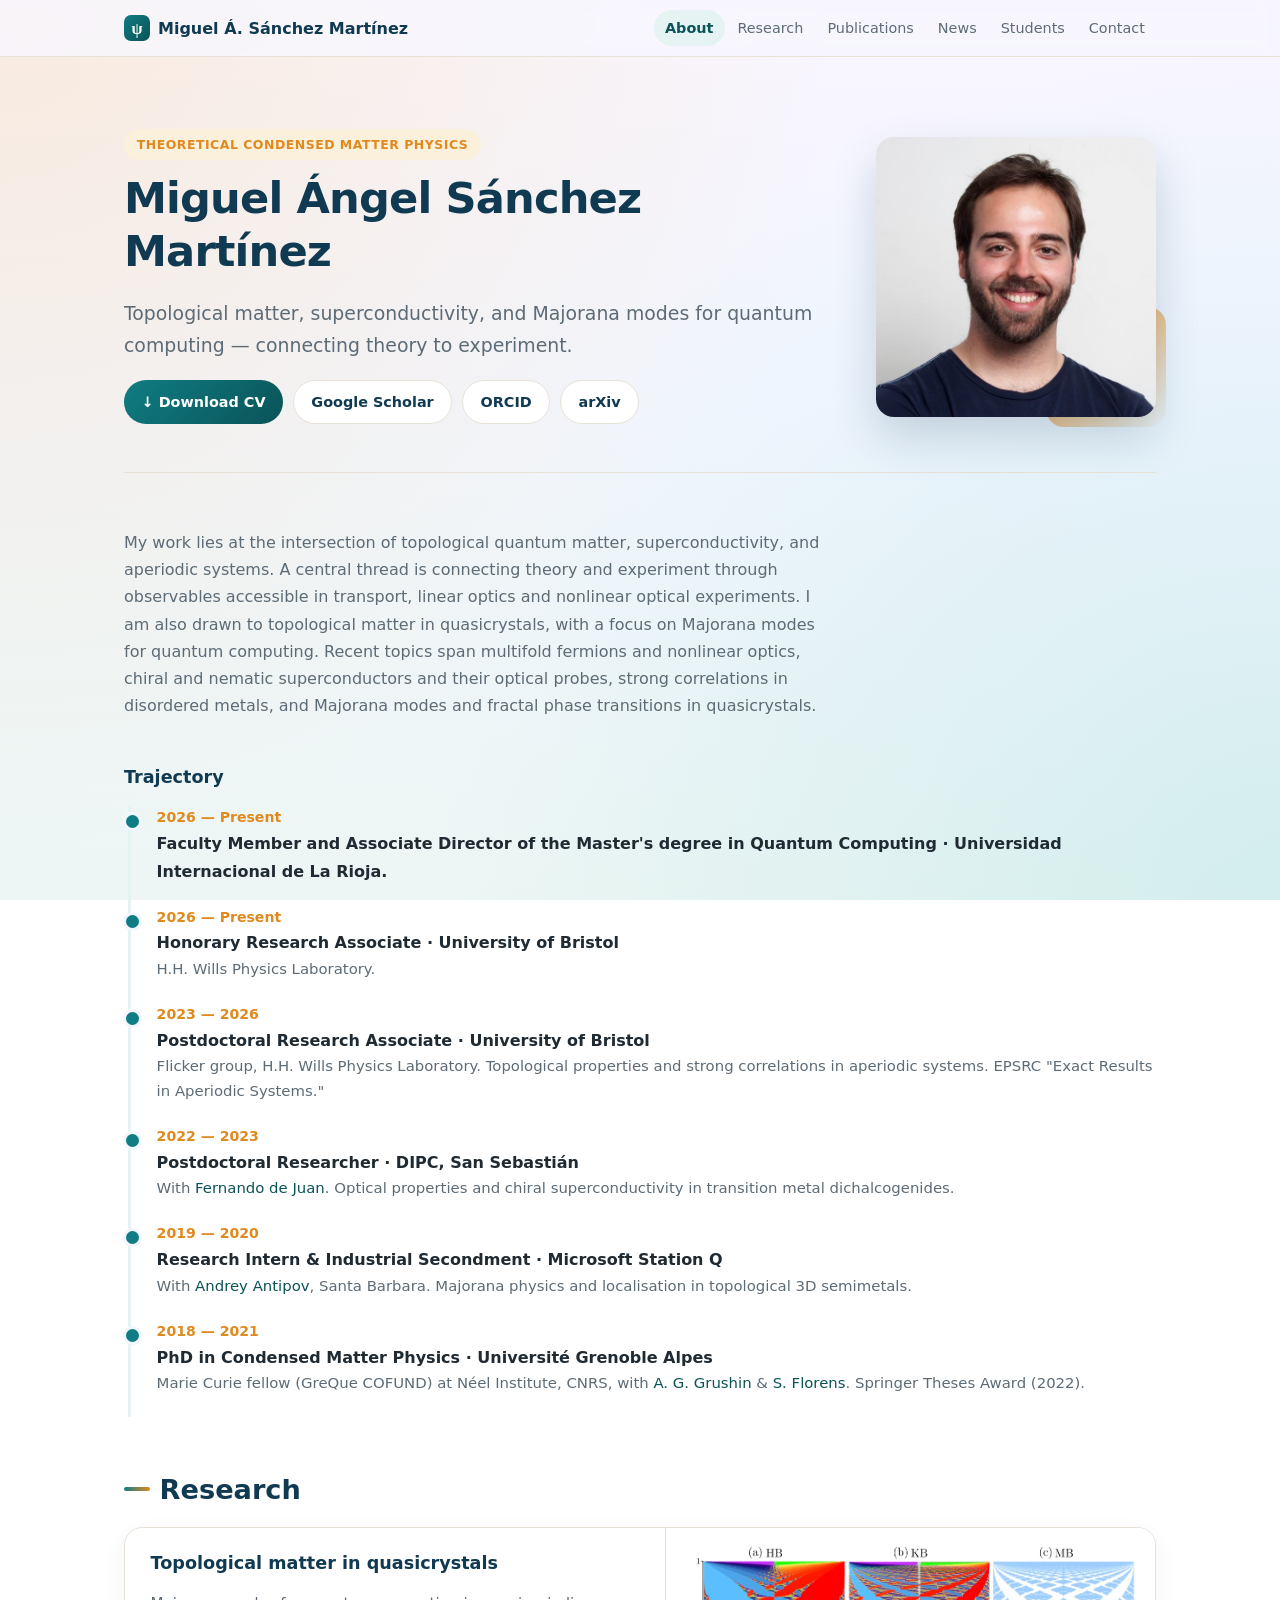
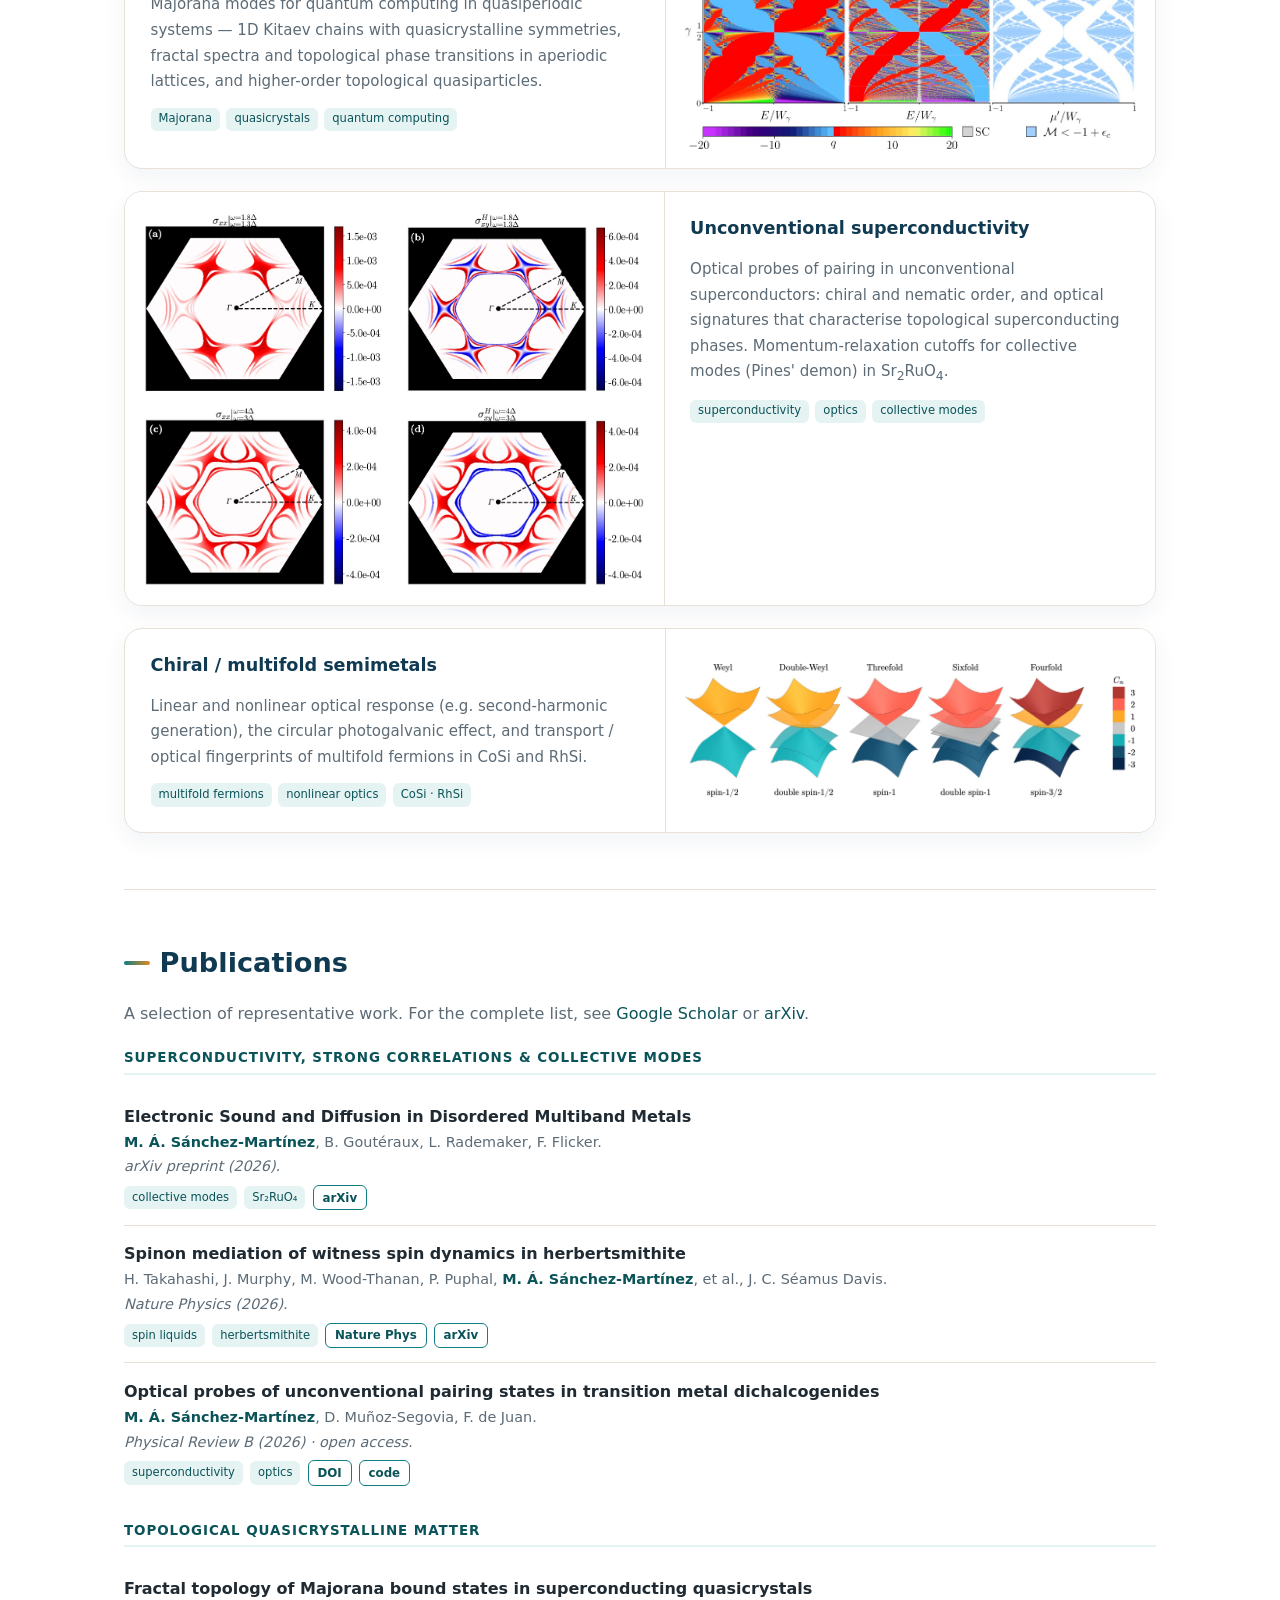
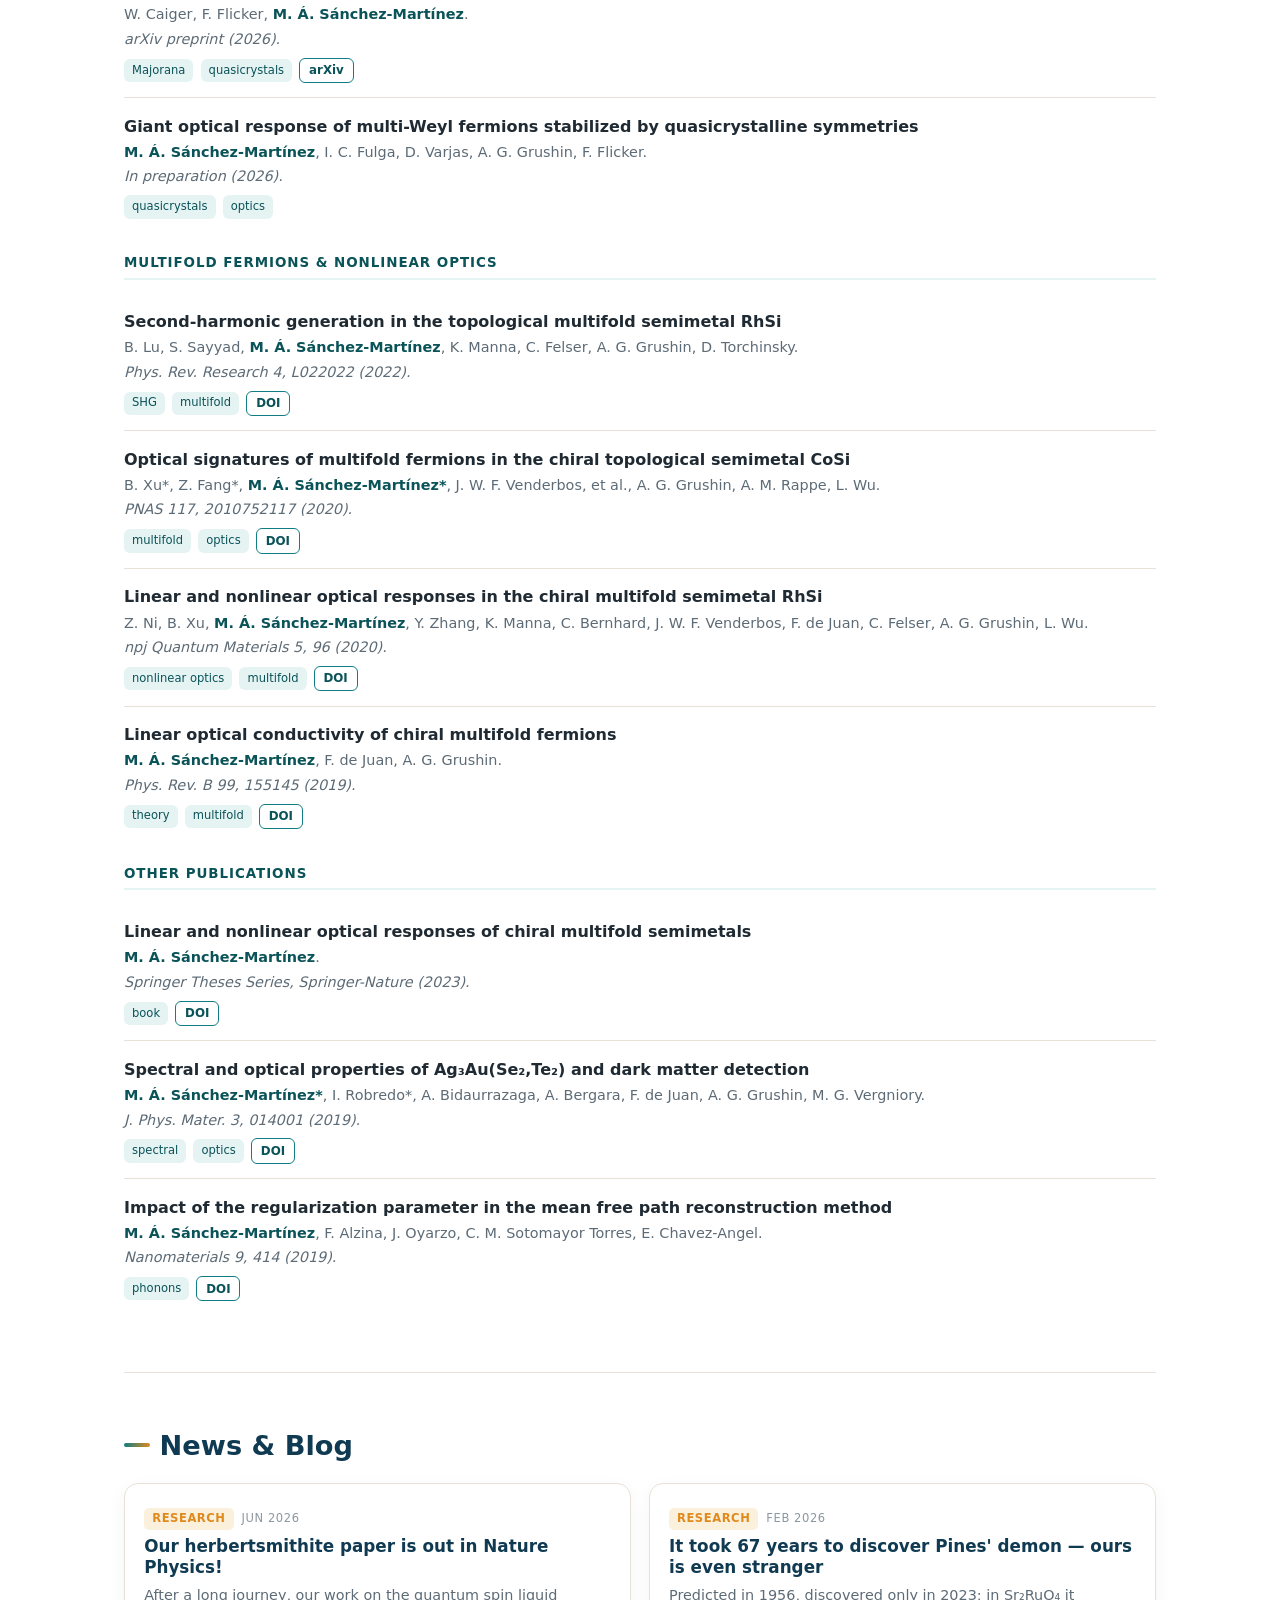
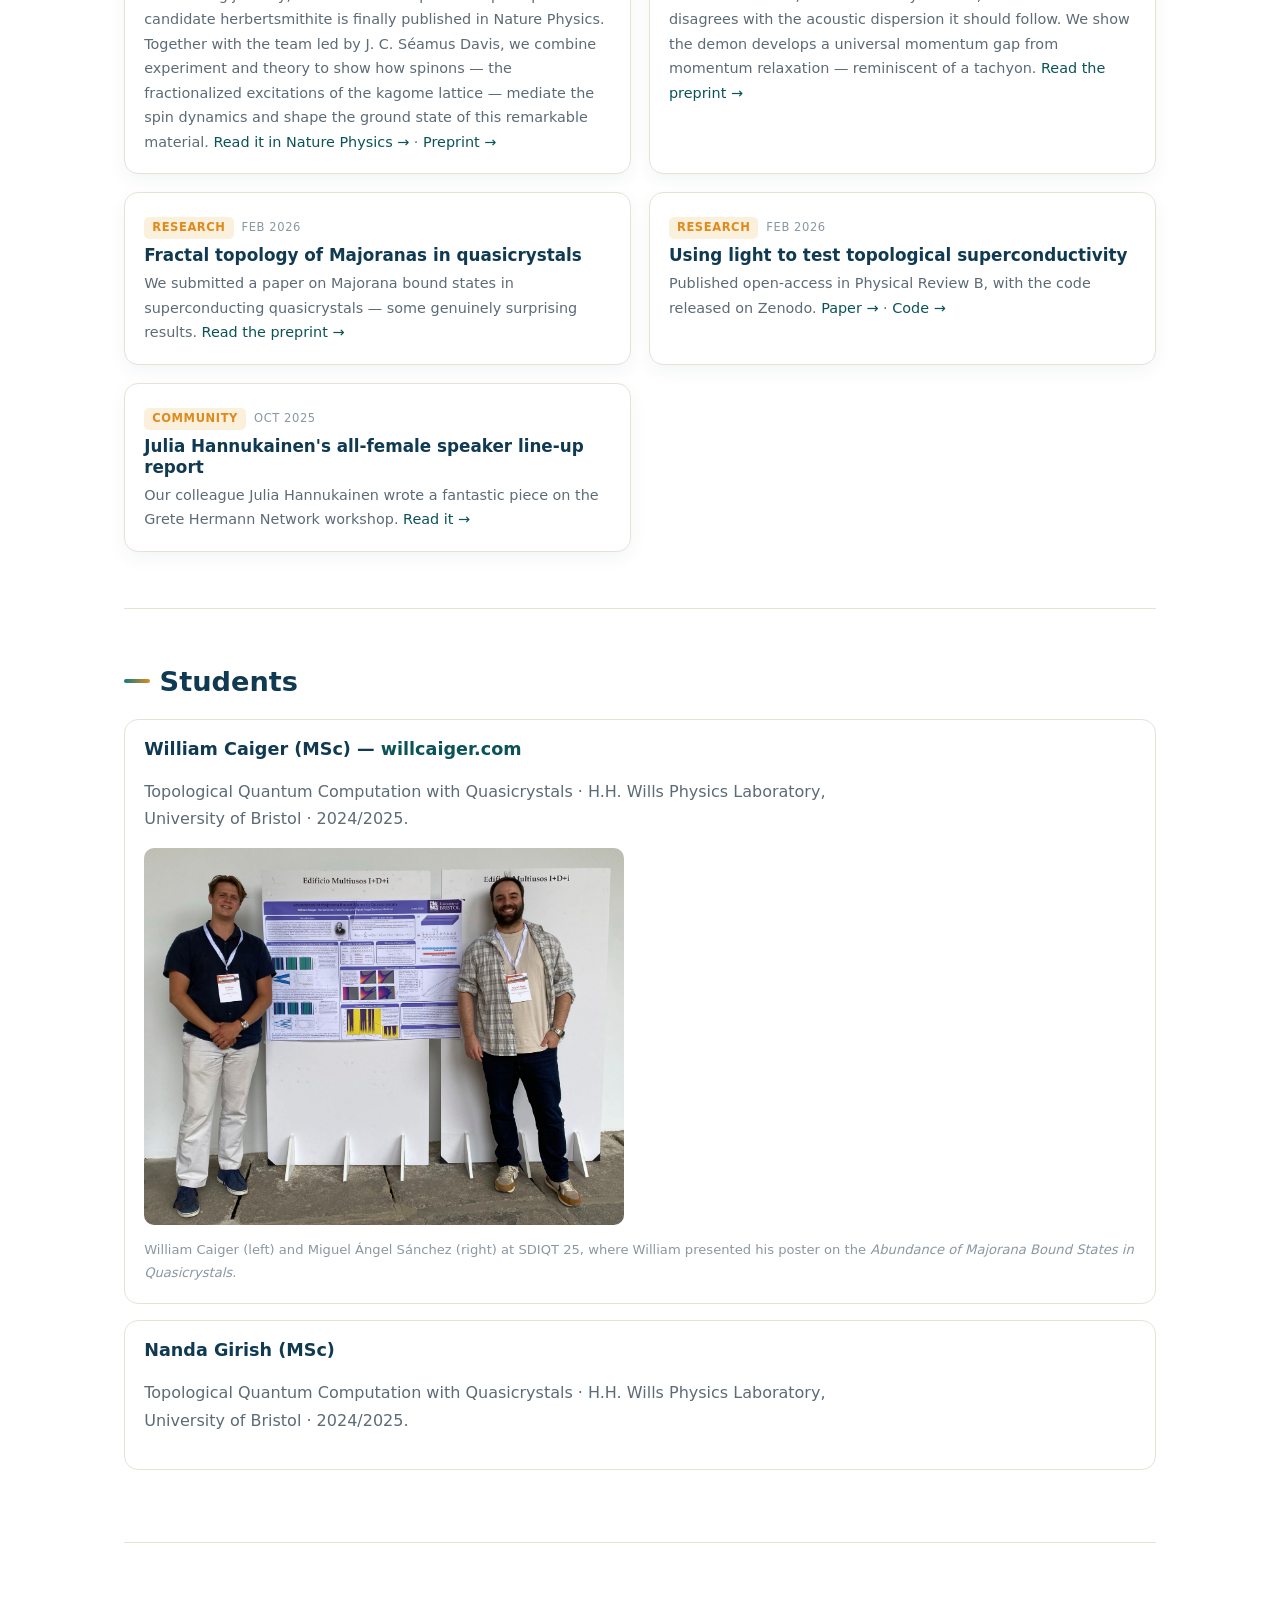
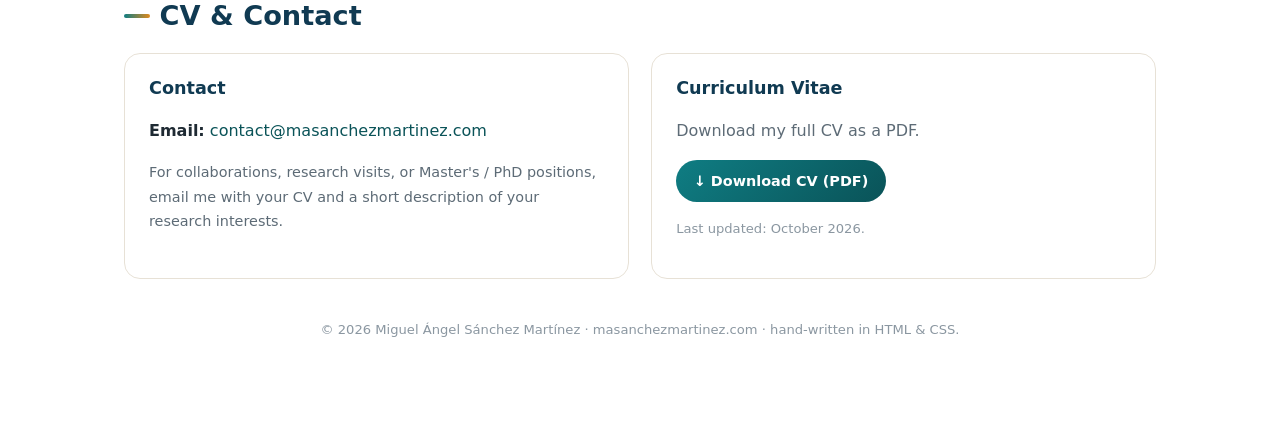
<file: index.html>
<!DOCTYPE html>
<html lang="en">

<head>
    <meta charset="UTF-8">
    <title>Miguel Ángel Sánchez Martínez — Theoretical Condensed Matter Physics</title>
    <meta name="viewport" content="width=device-width, initial-scale=1">
    <meta name="author" content="Miguel Ángel Sánchez Martínez">
    <meta property="og:type" content="website">
    <meta property="og:title" content="Miguel Ángel Sánchez Martínez — Theoretical Condensed Matter Physics">
    <meta property="og:description" content="Topological matter, superconductivity, multifold fermions and quasicrystals.">
    <meta property="og:image" content="https://masanchezmartinez.com/figures/photo_optimized.jpg">
    <meta property="og:url" content="https://masanchezmartinez.com/">
    <link rel="icon"
        href="data:image/svg+xml,<svg xmlns='http://www.w3.org/2000/svg' viewBox='0 0 100 100'><rect width='100' height='100' rx='22' fill='%23107c81'/><text x='50' y='72' font-size='62' text-anchor='middle' fill='white' font-family='Georgia,serif'>&#968;</text></svg>">
    <!-- Link the external stylesheet -->
    <link rel="stylesheet" href="style.css">
    <!-- Google tag (gtag.js) -->
    <script async src="https://www.googletagmanager.com/gtag/js?id=G-G26Y862N74"></script>
    <script>
        window.dataLayer = window.dataLayer || [];
        function gtag() { dataLayer.push(arguments); }
        gtag('js', new Date());

        gtag('config', 'G-G26Y862N74');
    </script>
</head>

<body>
    <a class="skip-link" href="#about">Skip to content</a>
    <header>
        <div class="nav-inner">
            <div class="brand"><span class="glyph">ψ</span> Miguel Á. Sánchez Martínez</div>
            <nav>
                <a href="#about">About</a>
                <a href="#research">Research</a>
                <a href="#publications">Publications</a>
                <!-- <a href="#talks">Talks</a> -->
                <a href="#news">News</a>
                <a href="#students">Students</a>
                <a href="#contact">Contact</a>
            </nav>
        </div>
    </header>

    <main>
        <!-- HERO / ABOUT -->
        <section id="about" style="border-bottom:none;padding-bottom:0">
            <div class="hero" style="padding-top:1rem">
                <div>
                    <span class="kicker">Theoretical Condensed Matter Physics</span>
                    <h1>Miguel Ángel Sánchez Martínez</h1>
                    <p class="hero-sub">Topological matter, superconductivity, and Majorana modes for quantum computing — connecting theory to experiment.</p>
                    <div class="hero-actions">
                        <a class="btn btn-primary" href="sanchez_martinez_miguel_angel_2026_06_cv.pdf" target="_blank" rel="noopener">↓ Download CV</a>
                        <a class="btn btn-ghost" href="https://scholar.google.com/citations?user=tkk4ah8AAAAJ&hl=en" target="_blank" rel="noopener">Google Scholar</a>
                        <a class="btn btn-ghost" href="https://orcid.org/0000-0003-4907-7466" target="_blank" rel="noopener">ORCID</a>
                        <a class="btn btn-ghost" href="https://arxiv.org/a/sanchezmartinez_m_1.html" target="_blank" rel="noopener">arXiv</a>
                    </div>
                </div>
                <div class="hero-photo-wrap">
                    <img class="hero-photo" src="figures/photo_optimized.jpg" alt="Portrait of Miguel Ángel Sánchez Martínez">
                </div>
            </div>

            <!-- <div class="facts-band">
                <div class="fact"><div class="k">Role</div><div class="v">Postdoctoral Research Associate</div></div>
                <div class="fact"><div class="k">Institution</div><div class="v">University of Bristol</div></div>
                <div class="fact"><div class="k">Group</div><div class="v">Felix Flicker · H.H. Wills Lab</div></div>
                <div class="fact"><div class="k">Award</div><div class="v">Springer Theses, 2022</div></div>
            </div> -->

            <div style="padding:2.5rem 0 1rem">
                <p>My work lies at the intersection of topological quantum matter, superconductivity, and aperiodic systems. A central thread is connecting theory and experiment through observables accessible in transport, linear optics and nonlinear optical experiments. I am also drawn to topological matter in quasicrystals, with a focus on Majorana modes for quantum computing. Recent topics span multifold fermions and nonlinear optics, chiral and nematic superconductors and their optical probes, strong correlations in disordered metals, and Majorana modes and fractal phase transitions in quasicrystals.</p>
            </div>

            <h3 style="margin-top:1rem">Trajectory</h3>
            <div class="timeline" style="margin-top:1rem">
                <div class="tl"><div class="when">2026 — Present</div><div class="what"> Faculty Member and Associate Director of the Master's degree in Quantum Computing · Universidad Internacional de La Rioja.</div><div class="desc"></div></div>
                <div class="tl"><div class="when">2026 — Present</div><div class="what">Honorary Research Associate · University of Bristol</div><div class="desc">H.H. Wills Physics Laboratory.</div></div>
                <div class="tl"><div class="when">2023 — 2026</div><div class="what">Postdoctoral Research Associate · University of Bristol</div><div class="desc">Flicker group, H.H. Wills Physics Laboratory. Topological properties and strong correlations in aperiodic systems. EPSRC "Exact Results in Aperiodic Systems."</div></div>
                <div class="tl"><div class="when">2022 — 2023</div><div class="what">Postdoctoral Researcher · DIPC, San Sebastián</div><div class="desc">With <a href="https://ferdejuan.dipc.org/" target="_blank" rel="noopener">Fernando de Juan</a>. Optical properties and chiral superconductivity in transition metal dichalcogenides.</div></div>
                <div class="tl"><div class="when">2019 — 2020</div><div class="what">Research Intern &amp; Industrial Secondment · Microsoft Station Q</div><div class="desc">With <a href="https://www.microsoft.com/en-us/research/people/anantipo/" target="_blank" rel="noopener">Andrey Antipov</a>, Santa Barbara. Majorana physics and localisation in topological 3D semimetals.</div></div>
                <div class="tl"><div class="when">2018 — 2021</div><div class="what">PhD in Condensed Matter Physics · Université Grenoble Alpes</div><div class="desc">Marie Curie fellow (GreQue COFUND) at Néel Institute, CNRS, with <a href="https://grushingroup.cnrs.fr" target="_blank" rel="noopener">A. G. Grushin</a> &amp; <a href="http://perso.neel.cnrs.fr/serge.florens/florens.html" target="_blank" rel="noopener">S. Florens</a>. Springer Theses Award (2022).</div></div>
            </div>
        </section>

        <!-- RESEARCH -->
        <section id="research">
            <h2>Research</h2>
            <div class="research">
                <article class="rcard">
                    <div class="rtxt">
                        <h3>Topological matter in quasicrystals</h3>
                        <p>Majorana modes for quantum computing in quasiperiodic systems — 1D Kitaev chains with quasicrystalline symmetries, fractal spectra and topological phase transitions in aperiodic lattices, and higher-order topological quasiparticles.</p>
                        <div class="tags"><span class="tag">Majorana</span><span class="tag">quasicrystals</span><span class="tag">quantum computing</span></div>
                    </div>
                    <div class="rmedia"><img src="figures/Figure_3.jpg" alt="Fractal topological invariants of Majorana bound states in quasicrystalline lattices"></div>
                </article>
                <article class="rcard">
                    <div class="rtxt">
                        <h3>Unconventional superconductivity</h3>
                        <p>Optical probes of pairing in unconventional superconductors: chiral and nematic order, and optical signatures that characterise topological superconducting phases. Momentum-relaxation cutoffs for collective modes (Pines' demon) in Sr<sub>2</sub>RuO<sub>4</sub>.</p>
                        <div class="tags"><span class="tag">superconductivity</span><span class="tag">optics</span><span class="tag">collective modes</span></div>
                    </div>
                    <div class="rmedia"><img src="figures/optical_responses_sc.jpg" alt="Momentum-resolved optical conductivity of an unconventional superconductor"></div>
                </article>
                <article class="rcard">
                    <div class="rtxt">
                        <h3>Chiral / multifold semimetals</h3>
                        <p>Linear and nonlinear optical response (e.g. second-harmonic generation), the circular photogalvanic effect, and transport / optical fingerprints of multifold fermions in CoSi and RhSi.</p>
                        <div class="tags"><span class="tag">multifold fermions</span><span class="tag">nonlinear optics</span><span class="tag">CoSi · RhSi</span></div>
                    </div>
                    <div class="rmedia"><img src="figures/multifolds_new_aplanada.jpg" alt="Band structures of Weyl, double-Weyl, threefold, sixfold and fourfold multifold fermions"></div>
                </article>
            </div>
        </section>

        <!-- PUBLICATIONS -->
        <section id="publications">
            <h2>Publications</h2>
            <p>A selection of representative work. For the complete list, see <a href="https://scholar.google.com/citations?user=tkk4ah8AAAAJ&hl=en" target="_blank" rel="noopener">Google Scholar</a> or <a href="https://arxiv.org/a/sanchezmartinez_m_1.html" target="_blank" rel="noopener">arXiv</a>.</p>

            <div class="pub-group">
                <h3>Superconductivity, strong correlations &amp; collective modes</h3>
                <div class="pub"><div class="pub-title">Electronic Sound and Diffusion in Disordered Multiband Metals</div><div class="pub-auth"><span class="me">M. Á. Sánchez-Martínez</span>, B. Goutéraux, L. Rademaker, F. Flicker.</div><div class="pub-venue">arXiv preprint (2026).</div><div class="pub-foot"><span class="tag">collective modes</span><span class="tag">Sr₂RuO₄</span><a class="doi" href="https://arxiv.org/abs/2603.17002" target="_blank" rel="noopener">arXiv</a></div></div>
                <div class="pub"><div class="pub-title">Spinon mediation of witness spin dynamics in herbertsmithite</div><div class="pub-auth">H. Takahashi, J. Murphy, M. Wood-Thanan, P. Puphal, <span class="me">M. Á. Sánchez-Martínez</span>, et al., J. C. Séamus Davis.</div><div class="pub-venue">Nature Physics (2026).</div><div class="pub-foot"><span class="tag">spin liquids</span><span class="tag">herbertsmithite</span><a class="doi" href="https://www.nature.com/articles/s41567-026-03303-6" target="_blank" rel="noopener">Nature Phys</a><a class="doi" href="https://arxiv.org/abs/2510.11678" target="_blank" rel="noopener">arXiv</a></div></div>
                <div class="pub"><div class="pub-title">Optical probes of unconventional pairing states in transition metal dichalcogenides</div><div class="pub-auth"><span class="me">M. Á. Sánchez-Martínez</span>, D. Muñoz-Segovia, F. de Juan.</div><div class="pub-venue">Physical Review B (2026) · open access.</div><div class="pub-foot"><span class="tag">superconductivity</span><span class="tag">optics</span><a class="doi" href="https://doi.org/10.1103/s1wd-25dz" target="_blank" rel="noopener">DOI</a><a class="doi" href="https://doi.org/10.5281/zenodo.18436728" target="_blank" rel="noopener">code</a></div></div>
            </div>

            <div class="pub-group">
                <h3>Topological quasicrystalline matter</h3>
                <div class="pub"><div class="pub-title">Fractal topology of Majorana bound states in superconducting quasicrystals</div><div class="pub-auth">W. Caiger, F. Flicker, <span class="me">M. Á. Sánchez-Martínez</span>.</div><div class="pub-venue">arXiv preprint (2026).</div><div class="pub-foot"><span class="tag">Majorana</span><span class="tag">quasicrystals</span><a class="doi" href="https://doi.org/10.48550/arXiv.2602.02796" target="_blank" rel="noopener">arXiv</a></div></div>
                <div class="pub"><div class="pub-title">Giant optical response of multi-Weyl fermions stabilized by quasicrystalline symmetries</div><div class="pub-auth"><span class="me">M. Á. Sánchez-Martínez</span>, I. C. Fulga, D. Varjas, A. G. Grushin, F. Flicker.</div><div class="pub-venue">In preparation (2026).</div><div class="pub-foot"><span class="tag">quasicrystals</span><span class="tag">optics</span></div></div>
            </div>

            <div class="pub-group">
                <h3>Multifold fermions &amp; nonlinear optics</h3>
                <div class="pub"><div class="pub-title">Second-harmonic generation in the topological multifold semimetal RhSi</div><div class="pub-auth">B. Lu, S. Sayyad, <span class="me">M. Á. Sánchez-Martínez</span>, K. Manna, C. Felser, A. G. Grushin, D. Torchinsky.</div><div class="pub-venue">Phys. Rev. Research 4, L022022 (2022).</div><div class="pub-foot"><span class="tag">SHG</span><span class="tag">multifold</span><a class="doi" href="https://doi.org/10.1103/PhysRevResearch.4.L022022" target="_blank" rel="noopener">DOI</a></div></div>
                <div class="pub"><div class="pub-title">Optical signatures of multifold fermions in the chiral topological semimetal CoSi</div><div class="pub-auth">B. Xu*, Z. Fang*, <span class="me">M. Á. Sánchez-Martínez*</span>, J. W. F. Venderbos, et al., A. G. Grushin, A. M. Rappe, L. Wu.</div><div class="pub-venue">PNAS 117, 2010752117 (2020).</div><div class="pub-foot"><span class="tag">multifold</span><span class="tag">optics</span><a class="doi" href="https://doi.org/10.1073/pnas.2010752117" target="_blank" rel="noopener">DOI</a></div></div>
                <div class="pub"><div class="pub-title">Linear and nonlinear optical responses in the chiral multifold semimetal RhSi</div><div class="pub-auth">Z. Ni, B. Xu, <span class="me">M. Á. Sánchez-Martínez</span>, Y. Zhang, K. Manna, C. Bernhard, J. W. F. Venderbos, F. de Juan, C. Felser, A. G. Grushin, L. Wu.</div><div class="pub-venue">npj Quantum Materials 5, 96 (2020).</div><div class="pub-foot"><span class="tag">nonlinear optics</span><span class="tag">multifold</span><a class="doi" href="https://doi.org/10.1038/s41535-020-00187-y" target="_blank" rel="noopener">DOI</a></div></div>
                <div class="pub"><div class="pub-title">Linear optical conductivity of chiral multifold fermions</div><div class="pub-auth"><span class="me">M. Á. Sánchez-Martínez</span>, F. de Juan, A. G. Grushin.</div><div class="pub-venue">Phys. Rev. B 99, 155145 (2019).</div><div class="pub-foot"><span class="tag">theory</span><span class="tag">multifold</span><a class="doi" href="https://doi.org/10.1103/PhysRevB.99.155145" target="_blank" rel="noopener">DOI</a></div></div>
            </div>

            <div class="pub-group">
                <h3>Other publications</h3>
                <div class="pub"><div class="pub-title">Linear and nonlinear optical responses of chiral multifold semimetals</div><div class="pub-auth"><span class="me">M. Á. Sánchez-Martínez</span>.</div><div class="pub-venue">Springer Theses Series, Springer-Nature (2023).</div><div class="pub-foot"><span class="tag">book</span><a class="doi" href="https://link.springer.com/book/10.1007/978-3-031-25771-1" target="_blank" rel="noopener">DOI</a></div></div>
                <div class="pub"><div class="pub-title">Spectral and optical properties of Ag₃Au(Se₂,Te₂) and dark matter detection</div><div class="pub-auth"><span class="me">M. Á. Sánchez-Martínez*</span>, I. Robredo*, A. Bidaurrazaga, A. Bergara, F. de Juan, A. G. Grushin, M. G. Vergniory.</div><div class="pub-venue">J. Phys. Mater. 3, 014001 (2019).</div><div class="pub-foot"><span class="tag">spectral</span><span class="tag">optics</span><a class="doi" href="https://doi.org/10.1088/2515-7639/ab3ea2" target="_blank" rel="noopener">DOI</a></div></div>
                <div class="pub"><div class="pub-title">Impact of the regularization parameter in the mean free path reconstruction method</div><div class="pub-auth"><span class="me">M. Á. Sánchez-Martínez</span>, F. Alzina, J. Oyarzo, C. M. Sotomayor Torres, E. Chavez-Angel.</div><div class="pub-venue">Nanomaterials 9, 414 (2019).</div><div class="pub-foot"><span class="tag">phonons</span><a class="doi" href="https://doi.org/10.3390/nano9030414" target="_blank" rel="noopener">DOI</a></div></div>
            </div>
        </section>

        <!--
        TALKS section — hidden for now (kept here so it is easy to re-enable later:
        remove this wrapping comment and uncomment the "Talks" link in the nav above).
        <section id="talks">
            <h2>Talks &amp; Seminars</h2>
            <p>A complete record of invited talks, contributed talks and posters.</p>

            <div class="talk-year"><div class="yr">2025</div><ul>
                <li><strong>Abundance of Majorana modes in quasicrystals</strong> <span class="talk-type">poster · co-supervised (W. Caiger)</span><br><span class="where">SDIQT25 International Workshop · Salamanca, Spain · Jun 2025</span></li>
            </ul></div>
            <div class="talk-year"><div class="yr">2024</div><ul>
                <li><strong>Unraveling Pines' demon in Sr<sub>2</sub>RuO<sub>4</sub></strong> <span class="talk-type">invited</span><br><span class="where">University of Geneva (host: Prof. Louk Rademaker) · Jun 2024</span></li>
                <li><strong>Linear optical response of chiral multifold fermions</strong><br><span class="where">NGSCES 2024 International Conference · Girona, Spain · Oct 2024</span></li>
                <li><strong>Unraveling Pines' demon in Sr<sub>2</sub>RuO<sub>4</sub></strong> <span class="talk-type">oral</span><br><span class="where">Condensed Matter Physics in the City 2024 · Jun 2024</span></li>
                <li><strong>Unraveling Pines' demon in Sr<sub>2</sub>RuO<sub>4</sub></strong> <span class="talk-type">poster</span><br><span class="where">Electrons, Photons and Plasmons 2024 · Nyon, Switzerland · Jun 2024</span></li>
            </ul></div>
            <div class="talk-year"><div class="yr">2023</div><ul>
                <li><strong>Fingerprints of multifold fermions in optics: CoSi and RhSi</strong> <span class="talk-type">oral</span><br><span class="where">APS March Meeting 2023, Session M25 · Las Vegas, USA · Mar 2023</span></li>
                <li><strong>Unconventional fermions and where to find them</strong> <span class="talk-type">poster</span><br><span class="where">GEFES 2023 (RSEF) · Salamanca, Spain · 2023</span></li>
            </ul></div>
            <div class="talk-year"><div class="yr">2022</div><ul>
                <li><strong>Unconventional fermions and how to find them: optical probes of chiral multifold semimetals</strong> <span class="talk-type">oral</span><br><span class="where">Focus Workshop on Topological Materials, MPIPKS · Dresden, Germany · Apr 2022</span></li>
                <li><strong>Linear and nonlinear optical responses of chiral multifold semimetals</strong> <span class="talk-type">oral</span><br><span class="where">APS March Meeting 2022, Session Y59 · Chicago, USA · Mar 2022 (MCAA Travel Grant)</span></li>
            </ul></div>
            <div class="talk-year"><div class="yr">2021</div><ul>
                <li><strong>Linear and nonlinear optical responses of chiral multifold semimetals</strong> <span class="talk-type">invited</span><br><span class="where">Nanyang Technological University (host: Prof. Justin Song) · Virtual · Sep 2021</span></li>
                <li><strong>Optical signatures of multifold fermions in RhSi and CoSi</strong> <span class="talk-type">poster</span><br><span class="where">LEES 2021: Low-Energy Electrodynamics in Solids · Virtual · Jun–Jul 2021</span></li>
                <li><strong>Optical signatures of multifold fermions in RhSi and CoSi</strong> <span class="talk-type">oral</span><br><span class="where">APS March Meeting 2021, Session A45 · Virtual · Mar 2021</span></li>
            </ul></div>
            <div class="talk-year"><div class="yr">2020</div><ul>
                <li><strong>Linear optical conductivity of the chiral multifold semimetal RhSi</strong> <span class="talk-type">poster</span><br><span class="where">Dynamics of Emerging Quasiparticles (WE-Heraeus 731) · Bad Honnef, Germany · Oct 2020</span></li>
                <li><strong>Optical conductivity of the multifold semimetal RhSi</strong> <span class="talk-type">poster</span><br><span class="where">CMD 2020 GEFES (RSEF-GEFES &amp; EPS-CMD) · Virtual · Aug–Sep 2020</span></li>
                <li><strong>Charge dynamics of metallic and superconducting islands coupled to metallic leads</strong> <span class="talk-type">oral</span><br><span class="where">Microsoft Station Q Research Intern Talk · Santa Barbara, USA · Jun 2020</span></li>
            </ul></div>
            <div class="talk-year"><div class="yr">2019</div><ul>
                <li><strong>Blackboard Seminar: Multifold fermions in conventional crystals</strong><br><span class="where">Kavli Institute for Theoretical Physics (KITP) · Santa Barbara, USA · Oct–Dec 2019</span></li>
                <li><strong>Linear optical response of chiral multifold fermions</strong> <span class="talk-type">poster</span><br><span class="where">Ultrafast and Nonlinear Dynamics of Quantum Materials · Univ. Paris-Diderot, France · Jun 2019</span></li>
            </ul></div>
            <div class="talk-year"><div class="yr">2018</div><ul>
                <li><strong>Linear optical response of chiral multifold fermions</strong> <span class="talk-type">oral</span><br><span class="where">NGSCES 2018 International Conference · Donostia-San Sebastián, Spain · Sep 2018</span></li>
                <li><strong>A paradigm for anomalies and non-linear responses in topological matter</strong> <span class="talk-type">poster</span><br><span class="where">LETI Innovation Days, 2nd Quantum Engineering Day · Grenoble, France · Jul 2018</span></li>
            </ul></div>
            <div class="talk-year"><div class="yr">2017</div><ul>
                <li><strong>The role of the reconstruction parameter in MFP reconstruction</strong> <span class="talk-type">oral</span><br><span class="where">3rd Scientific Meeting of BCN-b PhD Students · Barcelona, Spain · Nov 2017</span></li>
                <li><strong>Impact of the regularization parameter in the MFP reconstruction technique</strong> <span class="talk-type">oral</span><br><span class="where">III Severo Ochoa Scientific Workshop, ICN2 · Barcelona, Spain · Jun 2017</span></li>
                <li><strong>Dependence of the accumulation function on the regularization parameter</strong> <span class="talk-type">poster</span><br><span class="where">Wave Phenomena and Phonon Thermal Transport · Oléron, France · Jun 2017</span></li>
                <li><strong>Study of the impact of the regularization parameter in phonon MFP reconstruction</strong> <span class="talk-type">poster</span><br><span class="where">E-MRS Spring Meeting · Strasbourg, France · May 2017</span></li>
                <li><strong>Perturbative quantization of Yang-Mills theory with the classical double of su(N)</strong> <span class="talk-type">oral</span><br><span class="where">III Doctoral Conference, University of Murcia · Murcia, Spain · May–Jun 2017</span></li>
            </ul></div>
        </section>
        -->

        <!-- NEWS -->
        <section id="news">
            <h2>News &amp; Blog</h2>
            <div class="posts">
                <article class="post"><div class="meta"><span class="badge">Research</span> Jun 2026</div><h3>Our herbertsmithite paper is out in Nature Physics!</h3><p>After a long journey, our work on the quantum spin liquid candidate herbertsmithite is finally published in Nature Physics. Together with the team led by J. C. Séamus Davis, we combine experiment and theory to show how spinons — the fractionalized excitations of the kagome lattice — mediate the spin dynamics and shape the ground state of this remarkable material. <a href="https://www.nature.com/articles/s41567-026-03303-6" target="_blank" rel="noopener">Read it in Nature Physics →</a> · <a href="https://arxiv.org/abs/2510.11678" target="_blank" rel="noopener">Preprint →</a></p></article>
                <article class="post"><div class="meta"><span class="badge">Research</span> Feb 2026</div><h3>It took 67 years to discover Pines' demon — ours is even stranger</h3><p>Predicted in 1956, discovered only in 2023; in Sr₂RuO₄ it disagrees with the acoustic dispersion it should follow. We show the demon develops a universal momentum gap from momentum relaxation — reminiscent of a tachyon. <a href="https://doi.org/10.48550/arXiv.2603.17002" target="_blank" rel="noopener">Read the preprint →</a></p></article>
                <article class="post"><div class="meta"><span class="badge">Research</span> Feb 2026</div><h3>Fractal topology of Majoranas in quasicrystals</h3><p>We submitted a paper on Majorana bound states in superconducting quasicrystals — some genuinely surprising results. <a href="https://arxiv.org/abs/2602.02796" target="_blank" rel="noopener">Read the preprint →</a></p></article>
                <article class="post"><div class="meta"><span class="badge">Research</span> Feb 2026</div><h3>Using light to test topological superconductivity</h3><p>Published open-access in Physical Review B, with the code released on Zenodo. <a href="https://doi.org/10.1103/s1wd-25dz" target="_blank" rel="noopener">Paper →</a> · <a href="https://doi.org/10.5281/zenodo.18436728" target="_blank" rel="noopener">Code →</a></p></article>
                <article class="post"><div class="meta"><span class="badge">Community</span> Oct 2025</div><h3>Julia Hannukainen's all-female speaker line-up report</h3><p>Our colleague Julia Hannukainen wrote a fantastic piece on the Grete Hermann Network workshop. <a href="https://www.nature.com/articles/s42254-025-00872-y" target="_blank" rel="noopener">Read it →</a></p></article>
            </div>
        </section>

        <!-- STUDENTS -->
        <section id="students">
            <h2>Students</h2>
            <div class="student">
                <h3>William Caiger (MSc) — <a href="https://willcaiger.com/" target="_blank" rel="noopener">willcaiger.com</a></h3>
                <p>Topological Quantum Computation with Quasicrystals · H.H. Wills Physics Laboratory, University of Bristol · 2024/2025.</p>
                <figure>
                    <img src="figures/sdiqt_conf.jpeg" alt="William Caiger and Miguel Ángel Sánchez Martínez at the SDIQT 25 conference">
                    <figcaption>William Caiger (left) and Miguel Ángel Sánchez (right) at SDIQT 25, where William presented his poster on the <em>Abundance of Majorana Bound States in Quasicrystals</em>.</figcaption>
                </figure>
            </div>
            <div class="student">
                <h3>Nanda Girish (MSc)</h3>
                <p>Topological Quantum Computation with Quasicrystals · H.H. Wills Physics Laboratory, University of Bristol · 2024/2025.</p>
            </div>
        </section>

        <!-- CONTACT -->
        <section id="contact">
            <h2>CV &amp; Contact</h2>
            <div class="contact-grid">
                <div class="contact-card">
                    <h3>Contact</h3>
                    <p><strong>Email:</strong> <a href="mailto:contact@masanchezmartinez.com">contact@masanchezmartinez.com</a><br>
                    <!-- <strong>Office:</strong> Office 3.52, Department of Theoretical Physics<br>
                    H.H. Wills Physics Laboratory, University of Bristol<br>Tyndall Avenue, Bristol BS8 1TL, UK</p> -->
                    <p style="font-size:.9rem">For collaborations, research visits, or Master's / PhD positions, email me with your CV and a short description of your research interests.</p>
                </div>
                <div class="contact-card">
                    <h3>Curriculum Vitae</h3>
                    <p>Download my full CV as a PDF.</p>
                    <a class="btn btn-primary" href="sanchez_martinez_miguel_angel_2026_10_cv.pdf" target="_blank" rel="noopener">↓ Download CV (PDF)</a>
                    <p style="font-size:.82rem;color:var(--faint);margin-top:1rem">Last updated: October 2026.</p>
                </div>
            </div>
            <div class="foot">© <span id="year"></span> Miguel Ángel Sánchez Martínez · masanchezmartinez.com · hand-written in HTML &amp; CSS.</div>
        </section>
    </main>

    <script>
        document.getElementById('year').textContent = new Date().getFullYear();
        const links = [...document.querySelectorAll('header nav a')];
        const byId = {};
        links.forEach(a => byId[a.getAttribute('href').slice(1)] = a);
        const obs = new IntersectionObserver((entries) => {
            entries.forEach(e => {
                if (e.isIntersecting) {
                    links.forEach(a => a.classList.remove('active'));
                    if (byId[e.target.id]) byId[e.target.id].classList.add('active');
                }
            });
        }, { rootMargin: '-40% 0px -55% 0px' });
        document.querySelectorAll('section[id]').forEach(s => obs.observe(s));
    </script>
</body>

</html>
</file>
<file: style.css>
:root {
    --teal: #0f7d83;
    --teal-deep: #0a5358;
    --gold: #e08a1e;
    --navy: #103a52;
    --ink: #1f2a33;
    --muted: #5d6b76;
    --faint: #8b97a1;
    --page: #f2f6ff;
    --card: #ffffff;
    --line: #e7e1d6;
    --teal-soft: #e6f3f3;
    --gold-soft: #fbf0dc;
    --sans: system-ui, -apple-system, "Segoe UI", Helvetica, Arial, sans-serif;
}

* { box-sizing: border-box; }
html { scroll-behavior: smooth; }

body {
    margin: 0;
    font-family: var(--sans);
    color: var(--ink);
    background: transparent;
    line-height: 1.7;
    -webkit-font-smoothing: antialiased;
}

/* Page background carried over from the previous site: soft lavender->mint
   with a warm glow top-left and a teal glow bottom-right. Fixed to the
   viewport so the glows stay in the corners while this page scrolls. */
body::before {
    content: "";
    position: fixed;
    inset: 0;
    z-index: -1;
    background:
        radial-gradient(circle at top left, rgba(255, 167, 36, 0.15), transparent 55%),
        radial-gradient(circle at bottom right, rgba(23, 175, 181, 0.12), transparent 55%),
        linear-gradient(180deg, #f9f6ff 0%, #f2f6ff 45%, #edf6f4 100%);
}

a { color: var(--teal-deep); text-decoration: none; }
a:hover { text-decoration: underline; }
:focus-visible { outline: 2px solid var(--teal); outline-offset: 2px; border-radius: 3px; }
.skip-link { position: absolute; left: -999px; background: var(--teal); color: #fff; padding: .5rem 1rem; z-index: 200; }
.skip-link:focus { left: 0; }

/* ---- Nav ---- */
header {
    position: sticky; top: 0; z-index: 100;
    background: rgba(247, 247, 255, 0.82);
    backdrop-filter: saturate(160%) blur(10px);
    border-bottom: 1px solid var(--line);
}
.nav-inner { max-width: 1080px; margin: 0 auto; padding: 0.65rem 1.5rem; display: flex; align-items: center; justify-content: space-between; gap: 1rem; flex-wrap: wrap; }
.brand { font-weight: 700; color: var(--navy); display: flex; align-items: center; gap: 0.5rem; }
.brand .glyph { width: 26px; height: 26px; border-radius: 7px; background: linear-gradient(135deg, var(--teal), var(--teal-deep)); color: #fff; display: grid; place-items: center; font-family: Georgia, serif; font-size: 1rem; }
nav { display: flex; gap: 0.1rem; flex-wrap: wrap; }
nav a { color: var(--muted); font-size: 0.9rem; padding: 0.35rem 0.7rem; border-radius: 999px; }
nav a:hover { color: var(--teal-deep); background: var(--teal-soft); text-decoration: none; }
nav a.active { color: var(--teal-deep); background: var(--teal-soft); font-weight: 600; }

main { max-width: 1080px; margin: 0 auto; padding: 0 1.5rem; }
section { padding: 3.5rem 0; border-bottom: 1px solid var(--line); scroll-margin-top: 70px; }
section:last-child { border-bottom: none; }

h1, h2, h3 { margin-top: 0; line-height: 1.22; color: var(--navy); }
h2 { font-size: 1.7rem; display: flex; align-items: center; gap: 0.6rem; margin-bottom: 1.3rem; }
h2::before { content: ""; width: 26px; height: 4px; border-radius: 4px; background: linear-gradient(90deg, var(--teal), var(--gold)); }
h3 { font-size: 1.1rem; }
p { color: var(--muted); max-width: 70ch; }
p strong { color: var(--ink); }
.lead { font-size: 1.12rem; color: var(--ink); }

/* ---- Hero ---- */
.hero { display: grid; grid-template-columns: 1fr 300px; gap: 2.5rem; align-items: center; padding: 3.5rem 0 3rem; border-bottom: 1px solid var(--line); }
.kicker { display: inline-block; background: var(--gold-soft); color: var(--gold); font-weight: 600; font-size: 0.78rem; letter-spacing: 0.04em; text-transform: uppercase; padding: 0.28rem 0.8rem; border-radius: 999px; margin-bottom: 0.8rem; }
.hero h1 { font-size: 2.7rem; letter-spacing: -0.02em; margin-bottom: 0.5rem; }
.hero-sub { font-size: 1.18rem; color: var(--muted); margin-bottom: 1.2rem; }
.hero-actions { display: flex; flex-wrap: wrap; gap: 0.6rem; margin-top: 1.2rem; }
.btn { display: inline-flex; align-items: center; gap: 0.4rem; padding: 0.55rem 1.1rem; border-radius: 999px; font-size: 0.9rem; font-weight: 600; }
.btn-primary { background: linear-gradient(135deg, var(--teal), var(--teal-deep)); color: #fff; }
.btn-primary:hover { filter: brightness(1.07); text-decoration: none; }
.btn-ghost { border: 1px solid var(--line); background: var(--card); color: var(--navy); }
.btn-ghost:hover { border-color: var(--teal); color: var(--teal-deep); text-decoration: none; }
.hero-photo-wrap { position: relative; }
.hero-photo { width: 100%; max-width: 280px; aspect-ratio: 1/1; object-fit: cover; border-radius: 18px; display: block; margin-left: auto; box-shadow: 0 20px 45px rgba(16, 58, 82, 0.18); }
.hero-photo-wrap::after { content: ""; position: absolute; inset: auto -10px -10px auto; width: 120px; height: 120px; border-radius: 18px; background: linear-gradient(135deg, var(--gold), transparent); z-index: -1; }

/* ---- Facts band ---- */
.facts-band { display: grid; grid-template-columns: repeat(4, 1fr); gap: 1rem; margin-top: 2rem; }
.fact { background: var(--card); border: 1px solid var(--line); border-radius: 14px; padding: 1rem 1.1rem; }
.fact .k { font-size: 0.74rem; text-transform: uppercase; letter-spacing: 0.06em; color: var(--gold); font-weight: 700; }
.fact .v { color: var(--navy); font-weight: 600; font-size: 0.95rem; }

/* ---- Timeline ---- */
.timeline { border-left: 3px solid var(--teal-soft); margin-left: 4px; padding-left: 1.6rem; }
.tl { position: relative; padding-bottom: 1.3rem; }
.tl::before { content: ""; position: absolute; left: calc(-1.6rem - 8px); top: 6px; width: 13px; height: 13px; border-radius: 50%; background: var(--teal); border: 3px solid var(--page); }
.tl .when { color: var(--gold); font-weight: 700; font-size: 0.88rem; }
.tl .what { font-weight: 600; color: var(--ink); }
.tl .desc { color: var(--muted); font-size: 0.93rem; }

/* ---- Research ---- */
.research { display: grid; gap: 1.4rem; }
.rcard { background: var(--card); border: 1px solid var(--line); border-radius: 18px; overflow: hidden; display: grid; grid-template-columns: 1.1fr 1fr; box-shadow: 0 8px 24px rgba(16, 58, 82, 0.06); }
.rcard:nth-child(even) .rmedia { order: -1; }
.rcard .rtxt { padding: 1.6rem; }
.rcard .rtxt p { font-size: 0.94rem; margin-bottom: 0; }
.rcard .tags { margin-top: 0.8rem; display: flex; flex-wrap: wrap; gap: 0.4rem; }
.rmedia { background: #fff; display: flex; align-items: center; justify-content: center; padding: 1.2rem; border-left: 1px solid var(--line); }
.rcard:nth-child(even) .rmedia { border-left: none; border-right: 1px solid var(--line); }
.rmedia img { width: 100%; height: auto; }

.tag { font-size: 0.72rem; background: var(--teal-soft); color: var(--teal-deep); border-radius: 6px; padding: 0.12rem 0.5rem; }

/* ---- Publications ---- */
.pub-group { margin-top: 1.4rem; }
.pub-group h3 { color: var(--teal-deep); font-size: 0.84rem; text-transform: uppercase; letter-spacing: 0.07em; border-bottom: 2px solid var(--teal-soft); padding-bottom: 0.4rem; }
.pub { padding: 0.9rem 0; border-bottom: 1px solid var(--line); }
.pub:last-child { border-bottom: none; }
.pub-title { font-weight: 600; color: var(--ink); }
.pub-auth { font-size: 0.9rem; color: var(--muted); }
.pub-auth .me { color: var(--teal-deep); font-weight: 700; }
.pub-venue { font-size: 0.9rem; color: var(--muted); font-style: italic; }
.pub-foot { display: flex; flex-wrap: wrap; gap: 0.45rem; margin-top: 0.4rem; align-items: center; }
.doi { font-size: 0.74rem; font-weight: 700; border: 1px solid var(--teal); color: var(--teal-deep); border-radius: 6px; padding: 0.1rem 0.55rem; }
.doi:hover { background: var(--teal); color: #fff; text-decoration: none; }

/* ---- Talks (full, grouped by year) ---- */
.talk-year { display: grid; grid-template-columns: 70px 1fr; gap: 1rem; padding: 1rem 0; border-bottom: 1px solid var(--line); }
.talk-year:last-child { border-bottom: none; }
.talk-year .yr { font-size: 1.3rem; font-weight: 800; color: var(--teal); }
.talk-year ul { margin: 0; padding: 0; list-style: none; }
.talk-year li { padding: 0.35rem 0; font-size: 0.93rem; }
.talk-year .where { color: var(--faint); font-size: 0.85rem; }
.talk-type { font-size: 0.68rem; text-transform: uppercase; letter-spacing: 0.05em; color: var(--gold); font-weight: 700; }

/* ---- News ---- */
.posts { display: grid; grid-template-columns: 1fr 1fr; gap: 1.1rem; }
.post { background: var(--card); border: 1px solid var(--line); border-radius: 14px; padding: 1.2rem; box-shadow: 0 6px 18px rgba(16, 58, 82, 0.05); }
.post .meta { display: inline-flex; gap: 0.5rem; align-items: center; font-size: 0.72rem; text-transform: uppercase; letter-spacing: 0.05em; color: var(--faint); margin-bottom: 0.4rem; }
.post .meta .badge { background: var(--gold-soft); color: var(--gold); padding: 0.08rem 0.5rem; border-radius: 5px; font-weight: 700; }
.post h3 { font-size: 1.05rem; margin-bottom: 0.35rem; }
.post p { font-size: 0.9rem; margin: 0; }

/* ---- Students / contact ---- */
.student { background: var(--card); border: 1px solid var(--line); border-radius: 14px; padding: 1.2rem; margin-bottom: 1rem; }
.student figure { margin: 0.9rem 0 0; }
.student img { max-width: 480px; width: 100%; border-radius: 10px; }
.student figcaption { font-size: 0.82rem; color: var(--faint); margin-top: 0.4rem; }

.contact-grid { display: grid; grid-template-columns: 1fr 1fr; gap: 1.4rem; }
.contact-card { background: var(--card); border: 1px solid var(--line); border-radius: 16px; padding: 1.5rem; }
.foot { text-align: center; color: var(--faint); font-size: 0.82rem; padding: 2.5rem 0; }

@media (max-width: 820px) {
    .hero, .rcard, .posts, .contact-grid { grid-template-columns: 1fr; }
    .rcard:nth-child(even) .rmedia { order: 0; }
    .facts-band { grid-template-columns: 1fr 1fr; }
    .hero-photo { margin: 0 auto; }
    .hero h1 { font-size: 2.1rem; }
}
</file>
